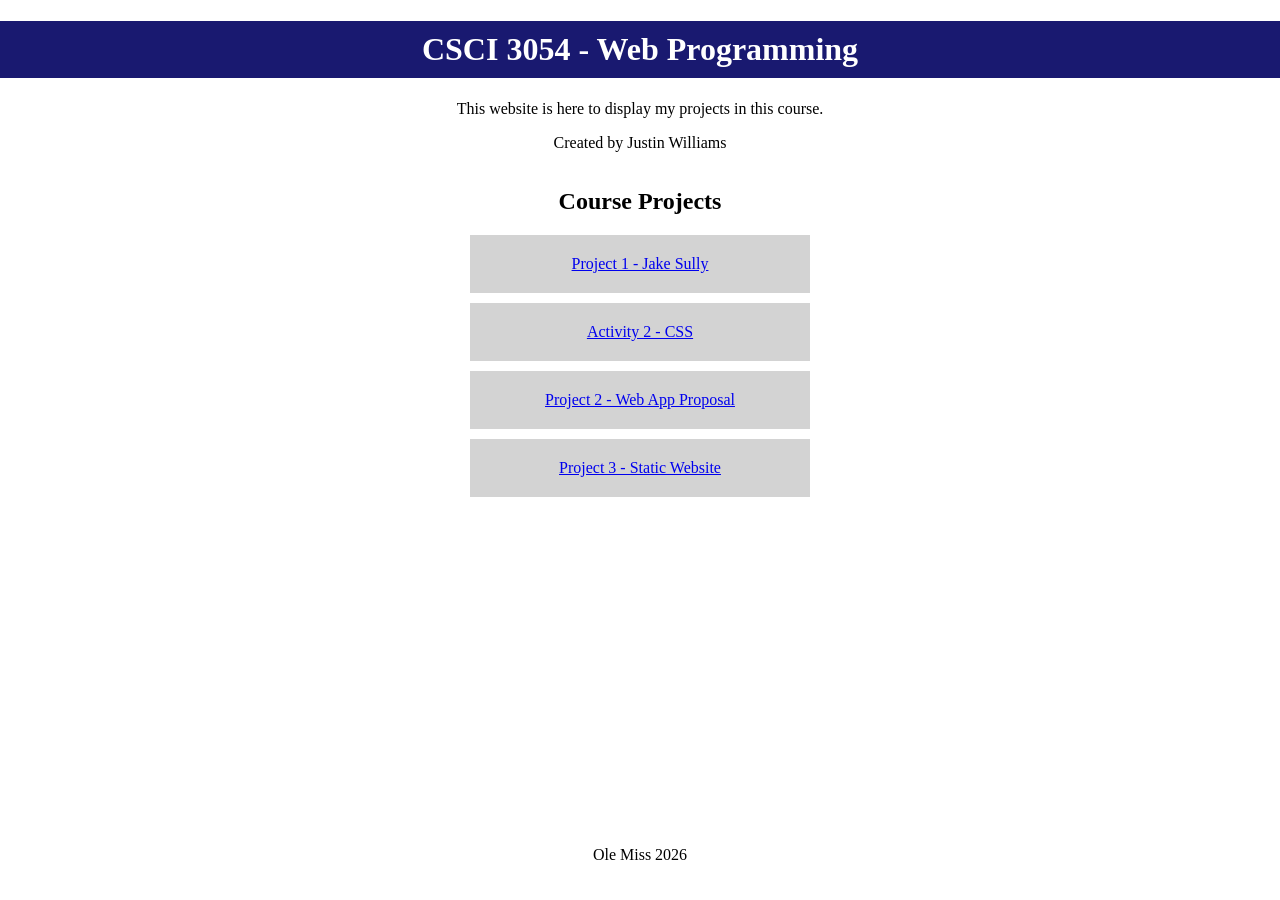
<file: index.html>
<!DOCTYPE html>
<html lang="en">
<head>
    <meta charset="UTF-8">
    <meta name="Justin Williams" content="project website for CSCI 3054">
    <title>CSCI 3054</title>
    <link rel="stylesheet" href="style.css">
</head>
<body>

    <header>
        <h1>CSCI 3054 - Web Programming</h1>
        <p>This website is here to display my projects in this course.</p>
        <p>Created by Justin Williams</p>
    </header>

    <main>
        <div class="projects-container">
            <h2>Course Projects</h2>
            <a href="1/index.html">Project 1 - Jake Sully</a>
            <a href="2/index.html">Activity 2 - CSS</a>
            <a href="3/index.html">Project 2 - Web App Proposal</a>
            <a href="4/index.html">Project 3 - Static Website</a>
        </div>
    </main>

    <footer>
        <p>Ole Miss 2026</p>
    </footer>

</body>
</html>
</file>
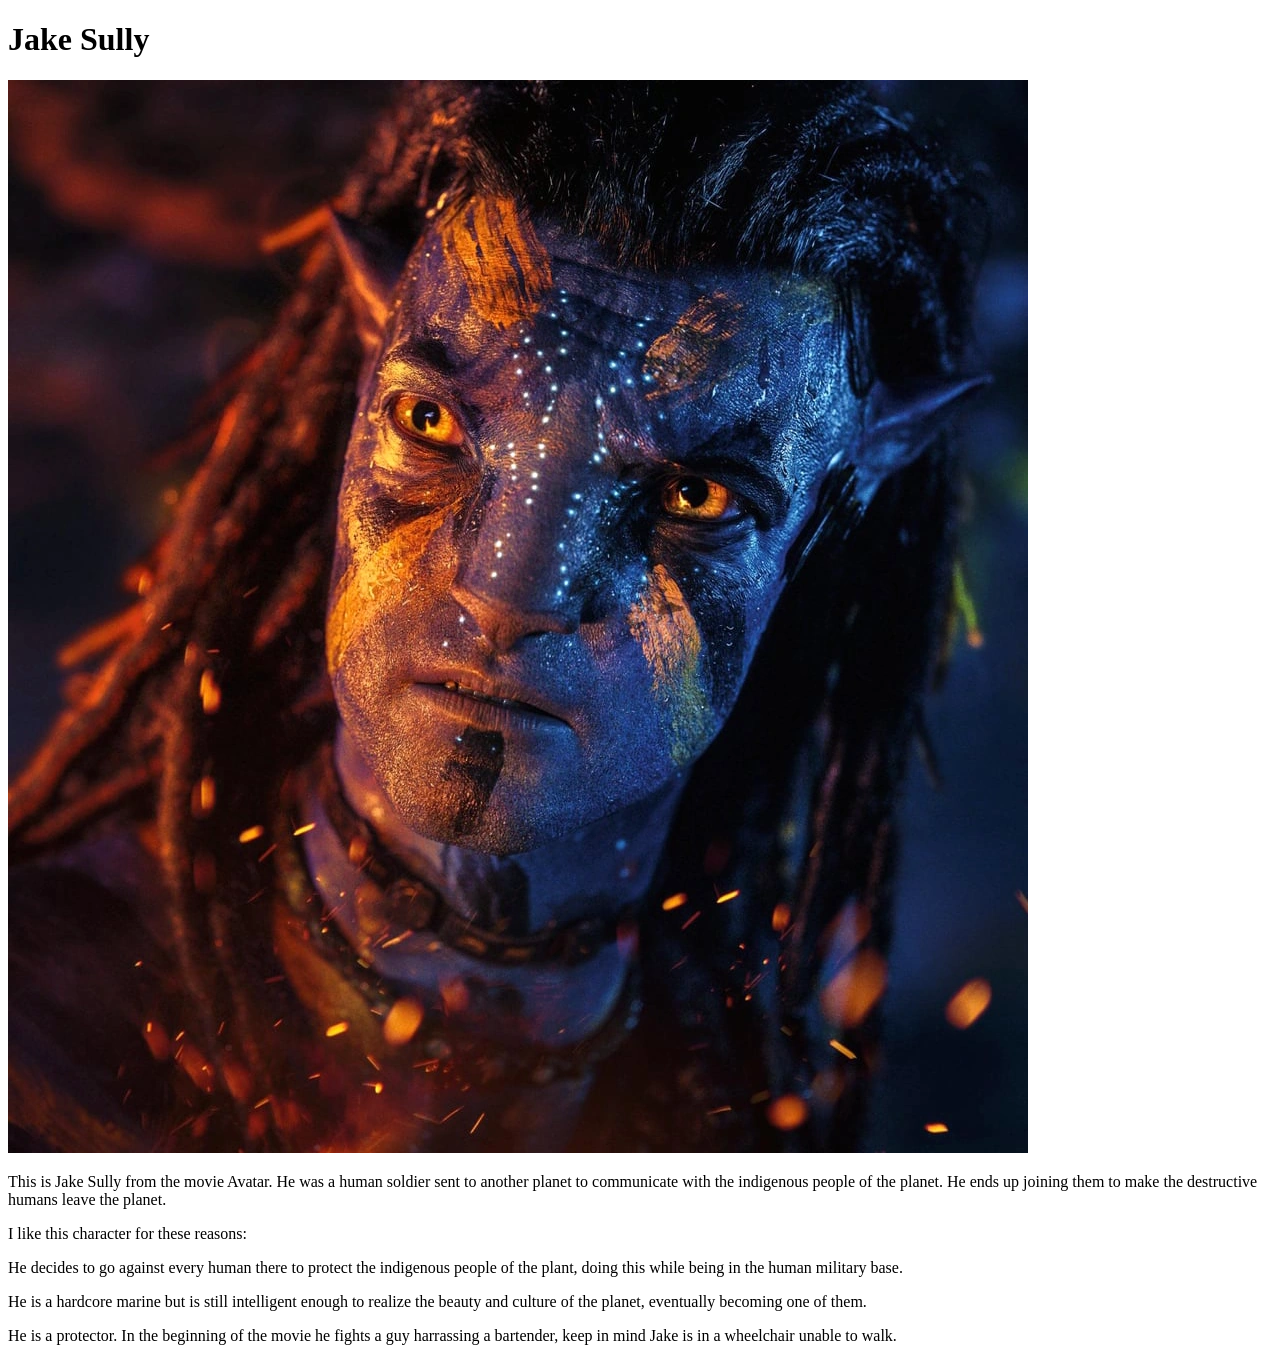
<file: 1/index.html>
<!DOCTYPE html>
<html lang="en">
<head>
    <meta charset="UTF-8">
    <meta name="Author" content="Justin Williams">
    <title>Jake Sully</title>
</head>

<!-- create a simple web page that describes a fictional character that you admire/like.
This can be any character from a movie, television series, book, comic, song, or story -->
<body>
    
    <header>
        <h1>Jake Sully</h1>
    </header>

    <main>
        <img src="img/jake_sully.png" alt="Jake Sully from the movie Avatar, a tall blue alien ready for war">
        <p>This is Jake Sully from the movie Avatar. He was a human soldier sent to another planet to communicate with
            the indigenous people of the planet. He ends up joining them to make the destructive humans leave the planet.
        </p>
        <p>I like this character for these reasons:</p>
        <p>He decides to go against every human there to protect the indigenous people of the plant, doing this while being
            in the human military base.
        </p>
        <p>He is a hardcore marine but is still intelligent enough to realize the beauty and culture of the planet, eventually
            becoming one of them.
        </p>
        <p>He is a protector. In the beginning of the movie he fights a guy harrassing a bartender, keep in mind Jake is in a
            wheelchair unable to walk.
        </p>
    </main>

    <footer>

    </footer>

</body>
</html>
</file>
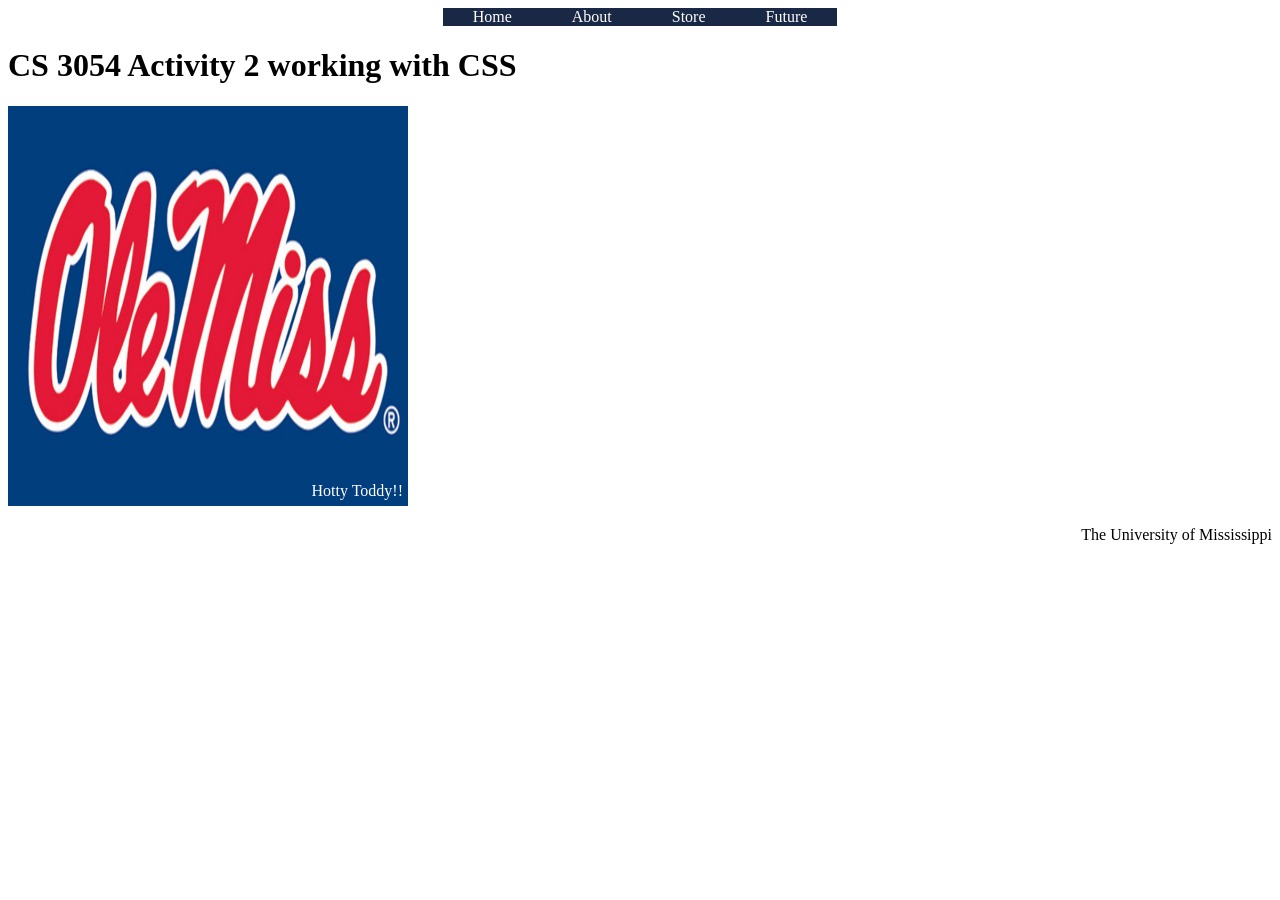
<file: 2/index.html>
<!DOCTYPE html>
<html lang="en">
<head>
    <meta charset="UTF-8">
    <meta name="author" content="--- YOUR NAME HERE ---">
    <meta name="activity 2" content="html to adjust using css">
    <title>Activity 2</title>
    <!-- Your CSS file goes here -->
    <link rel="stylesheet" href="style.css">
</head>
<body>
    <header>
        <nav>
            <ul>
                <li>Home</li>
                <li>About</li>
                <li>Store</li>
                <li>Future</li>
            </ul>
        </nav>
    </header>
    <h1>CS 3054 Activity 2 working with CSS</h1>
    <div class="image-container">
        <img src="img/Logo.jpg"
        alt="image of an Ole Miss logo"> 
        <span>
            Hotty Toddy!!
        </span>
    </div>
    
    <footer>
        <p>The University of Mississippi </p>
    </footer>
</body>
</html>
</file>
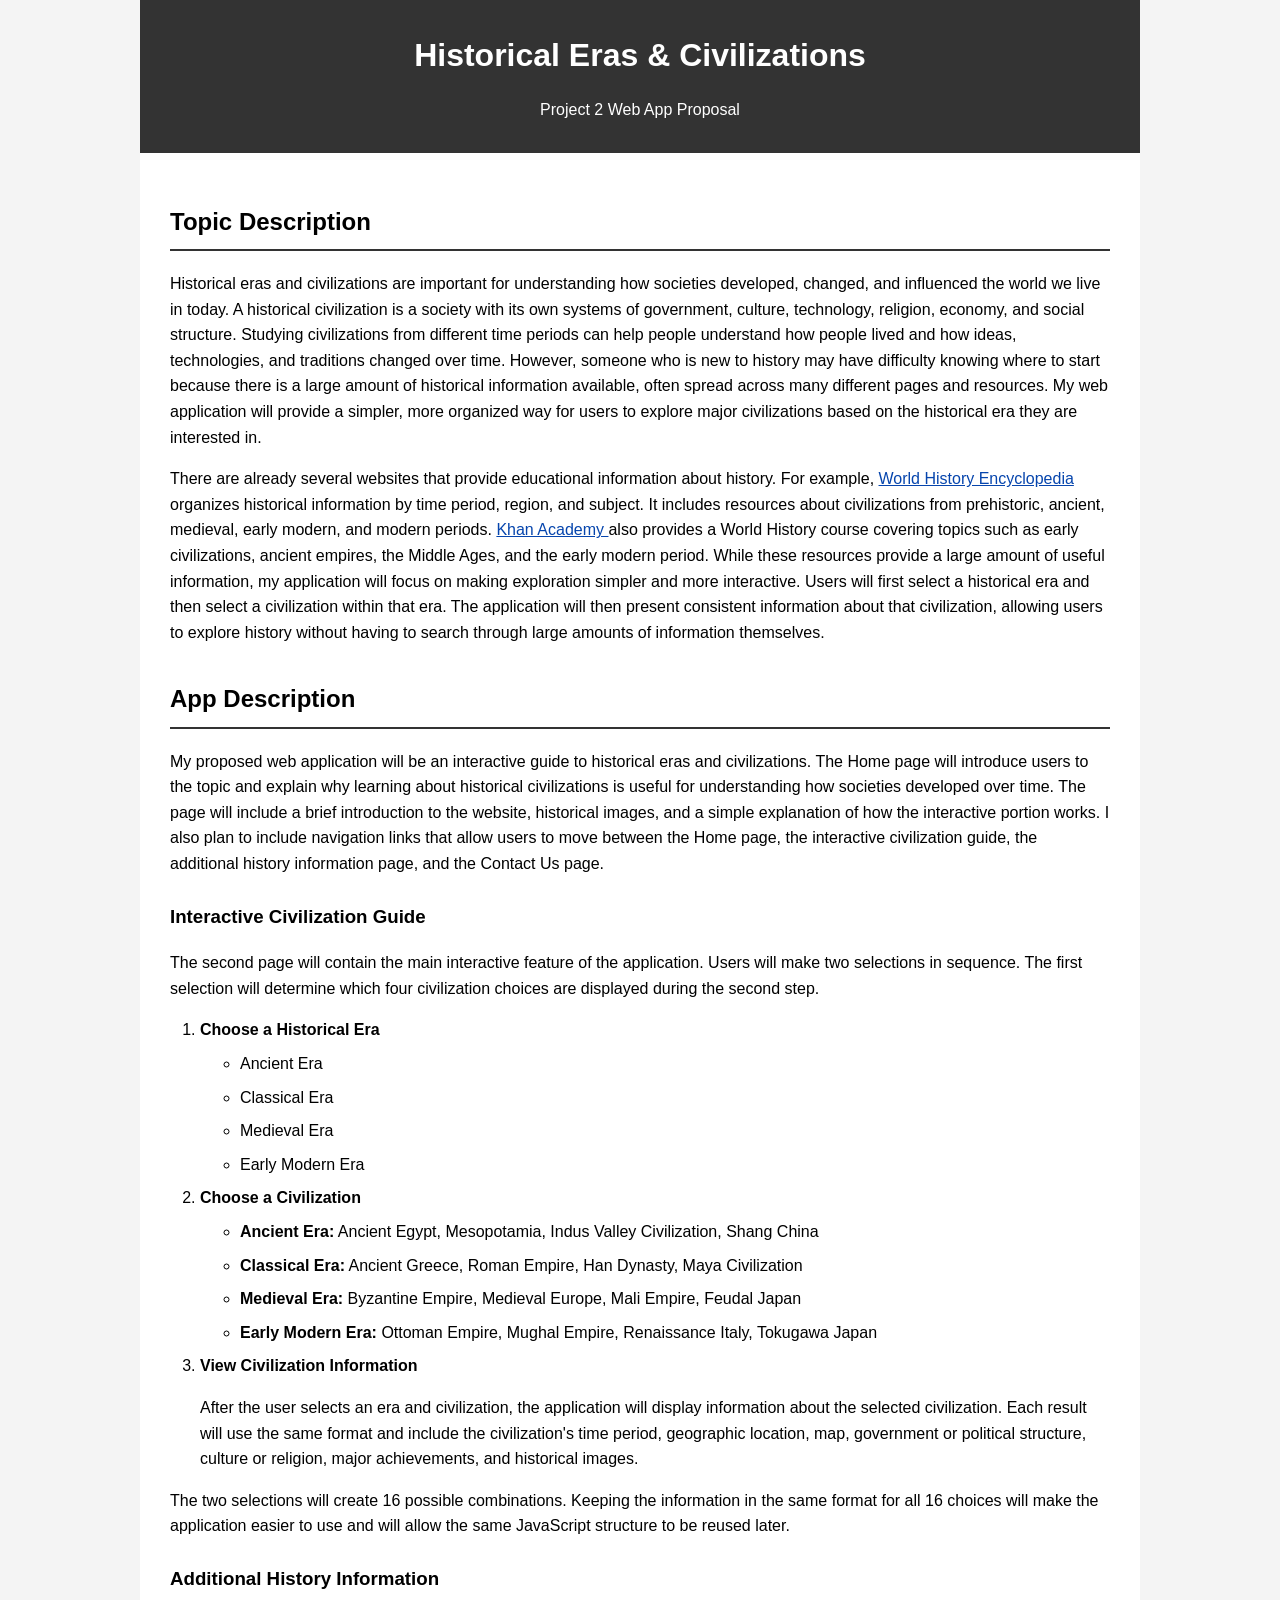
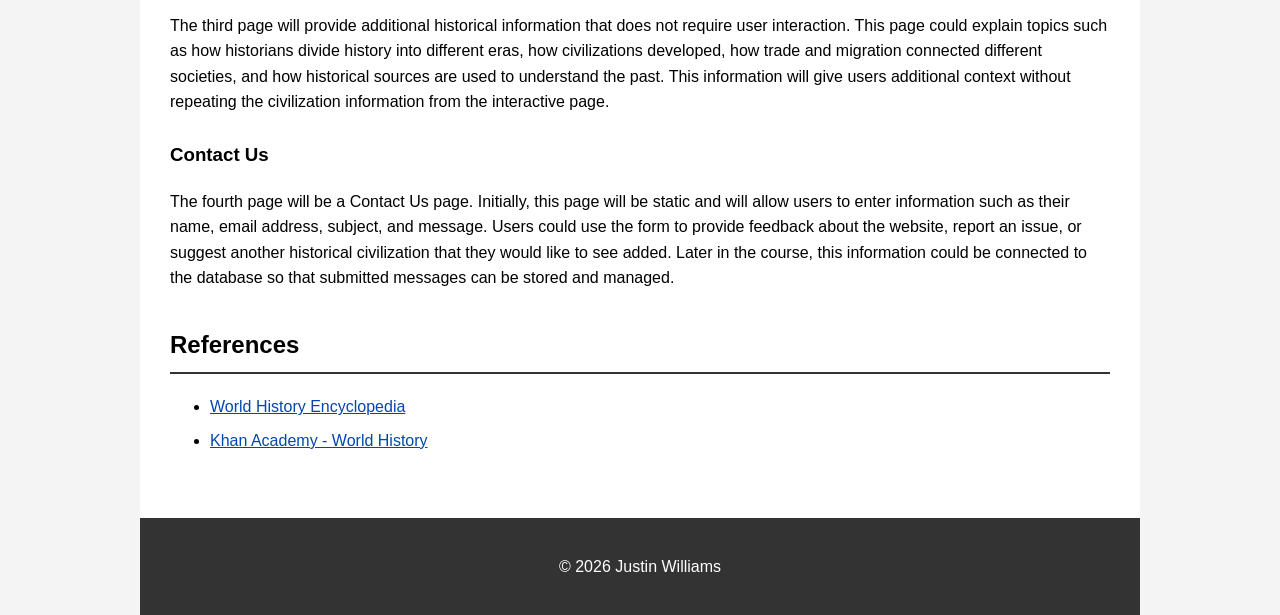
<file: 3/index.html>
<!DOCTYPE html>
<html lang="en">
<head>
    <meta charset="UTF-8">
    <meta name="author" content="Justin Williams">
    <title>Project 2</title>
    <link rel="stylesheet" href="style.css">
</head>

<body>

    <header>
        <h1>Historical Eras &amp; Civilizations</h1>
        <p>Project 2 Web App Proposal</p>
    </header>

    <main>
        <section id="topic-description">
            <h2>Topic Description</h2>
            <p>
                Historical eras and civilizations are important for understanding how
                societies developed, changed, and influenced the world we live in today.
                A historical civilization is a society with its own systems of government,
                culture, technology, religion, economy, and social structure. Studying
                civilizations from different time periods can help people understand how
                people lived and how ideas, technologies, and traditions changed over time.
                However, someone who is new to history may have difficulty knowing where
                to start because there is a large amount of historical information available,
                often spread across many different pages and resources. My web application
                will provide a simpler, more organized way for users to explore major
                civilizations based on the historical era they are interested in.
            </p>
            <p>
                There are already several websites that provide educational information
                about history. For example,
                <a href="https://www.worldhistory.org/index/" target="_blank">
                    World History Encyclopedia
                </a>
                organizes historical information by time period, region, and subject.
                It includes resources about civilizations from prehistoric, ancient,
                medieval, early modern, and modern periods.
                <a href="https://www.khanacademy.org/humanities/world-history" target="_blank">
                    Khan Academy
                </a>
                also provides a World History course covering topics such as early
                civilizations, ancient empires, the Middle Ages, and the early modern
                period. While these resources provide a large amount of useful information,
                my application will focus on making exploration simpler and more
                interactive. Users will first select a historical era and then select
                a civilization within that era. The application will then present
                consistent information about that civilization, allowing users to explore
                history without having to search through large amounts of information
                themselves.
            </p>
        </section>

        <section id="app-description">
            <h2>App Description</h2>
            <p>
                My proposed web application will be an interactive guide to historical
                eras and civilizations. The Home page will introduce users to the topic
                and explain why learning about historical civilizations is useful for
                understanding how societies developed over time. The page will include
                a brief introduction to the website, historical images, and a simple
                explanation of how the interactive portion works. I also plan to include
                navigation links that allow users to move between the Home page, the
                interactive civilization guide, the additional history information page,
                and the Contact Us page.
            </p>
            <h3>Interactive Civilization Guide</h3>
            <p>
                The second page will contain the main interactive feature of the
                application. Users will make two selections in sequence. The first
                selection will determine which four civilization choices are displayed
                during the second step.
            </p>
            <ol>
                <li>
                    <strong>Choose a Historical Era</strong>
                    <ul>
                        <li>Ancient Era</li>
                        <li>Classical Era</li>
                        <li>Medieval Era</li>
                        <li>Early Modern Era</li>
                    </ul>
                </li>
                <li>
                    <strong>Choose a Civilization</strong>
                    <ul>
                        <li>
                            <strong>Ancient Era:</strong>
                            Ancient Egypt, Mesopotamia, Indus Valley Civilization,
                            Shang China
                        </li>
                        <li>
                            <strong>Classical Era:</strong>
                            Ancient Greece, Roman Empire, Han Dynasty,
                            Maya Civilization
                        </li>
                        <li>
                            <strong>Medieval Era:</strong>
                            Byzantine Empire, Medieval Europe, Mali Empire,
                            Feudal Japan
                        </li>
                        <li>
                            <strong>Early Modern Era:</strong>
                            Ottoman Empire, Mughal Empire, Renaissance Italy,
                            Tokugawa Japan
                        </li>
                    </ul>
                </li>
                <li>
                    <strong>View Civilization Information</strong>
                    <p>
                        After the user selects an era and civilization, the application
                        will display information about the selected civilization. Each
                        result will use the same format and include the civilization's
                        time period, geographic location, map, government or political
                        structure, culture or religion, major achievements, and historical
                        images.
                    </p>
                </li>
            </ol>
            <p>
                The two selections will create 16 possible combinations. Keeping the
                information in the same format for all 16 choices will make the
                application easier to use and will allow the same JavaScript structure
                to be reused later.
            </p>
            <h3>Additional History Information</h3>
            <p>
                The third page will provide additional historical information that does
                not require user interaction. This page could explain topics such as how
                historians divide history into different eras, how civilizations
                developed, how trade and migration connected different societies, and
                how historical sources are used to understand the past. This information
                will give users additional context without repeating the civilization
                information from the interactive page.
            </p>
            <h3>Contact Us</h3>
            <p>
                The fourth page will be a Contact Us page. Initially, this page will be
                static and will allow users to enter information such as their name,
                email address, subject, and message. Users could use the form to provide
                feedback about the website, report an issue, or suggest another historical
                civilization that they would like to see added. Later in the course, this
                information could be connected to the database so that submitted messages
                can be stored and managed.
            </p>
        </section>

        <section id="references">
            <h2>References</h2>
            <ul>
                <li>
                    <a href="https://www.worldhistory.org/index/" target="_blank">
                        World History Encyclopedia
                    </a>
                </li>
                <li>
                    <a href="https://www.khanacademy.org/humanities/world-history" target="_blank">
                        Khan Academy - World History
                    </a>
                </li>
            </ul>
        </section>
    </main>

    <footer>
        <p>&copy; 2026 Justin Williams</p>
    </footer>

</body>
</html>
</file>
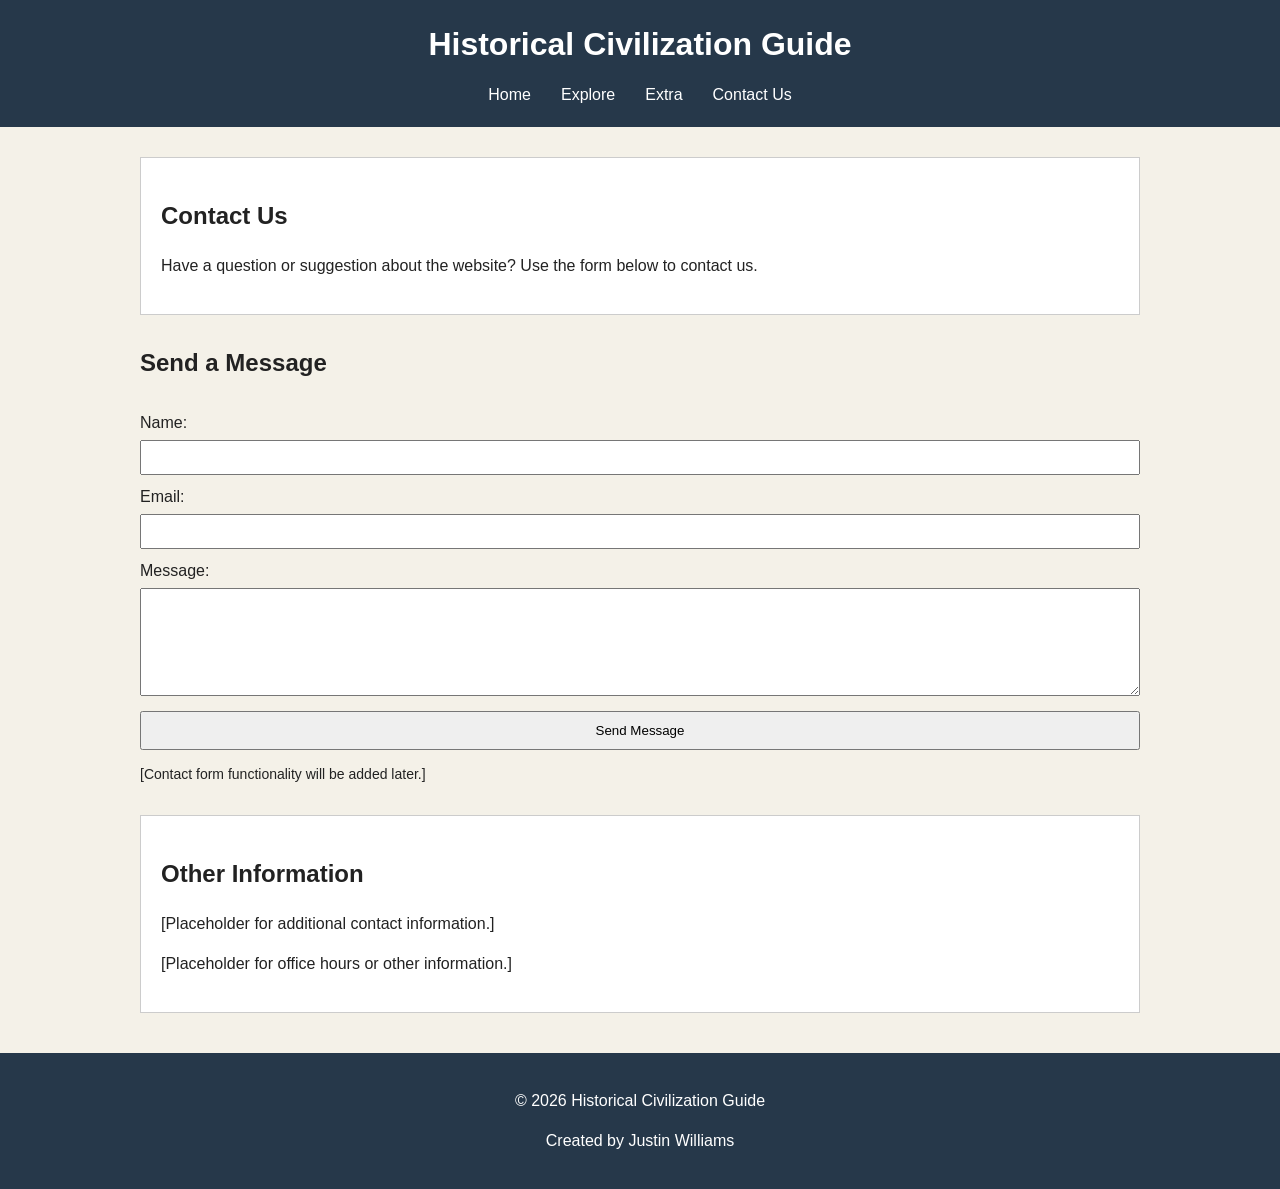
<file: 4/contact.html>
<!DOCTYPE html>
<html lang="en">

<head>
    <meta charset="UTF-8">

    <meta name="viewport" content="width=device-width, initial-scale=1.0">

    <meta name="author" content="Justin Williams">
    <meta name="description" content="Contact Us.">
    <meta name="keywords" content="history, contact, historical civilization">

    <title>Contact Us</title>

    <link rel="icon" href="img/scroll_fav.png">
    <link rel="stylesheet" href="style.css">
</head>

<body>

    <header>
        <h1>Historical Civilization Guide</h1>

        <nav aria-label="Main navigation">
            <a href="index.html">Home</a>
            <a href="explore.html">Explore</a>
            <a href="extra.html">Extra</a>
            <a href="contact.html">Contact Us</a>
        </nav>
    </header>


    <main>

        <section class="about">

            <h2>Contact Us</h2>

            <p>
                Have a question or suggestion about the website?
                Use the form below to contact us.
            </p>

        </section>


        <section class="login">

            <h2>Send a Message</h2>

            <form>

                <label for="name">Name:</label>
                <input type="text" id="name" name="name">

                <label for="email">Email:</label>
                <input type="email" id="email" name="email">

                <label for="message">Message:</label>
                <textarea id="message" name="message" rows="6"></textarea>

                <button type="button">Send Message</button>

            </form>

            <p class="login-note">
                [Contact form functionality will be added later.]
            </p>

        </section>


        <section class="about">

            <h2>Other Information</h2>

            <p>
                [Placeholder for additional contact information.]
            </p>

            <p>
                [Placeholder for office hours or other information.]
            </p>

        </section>

    </main>


    <footer>

        <p>&copy; 2026 Historical Civilization Guide</p>
        <p>Created by Justin Williams</p>

    </footer>

</body>

</html>
</file>
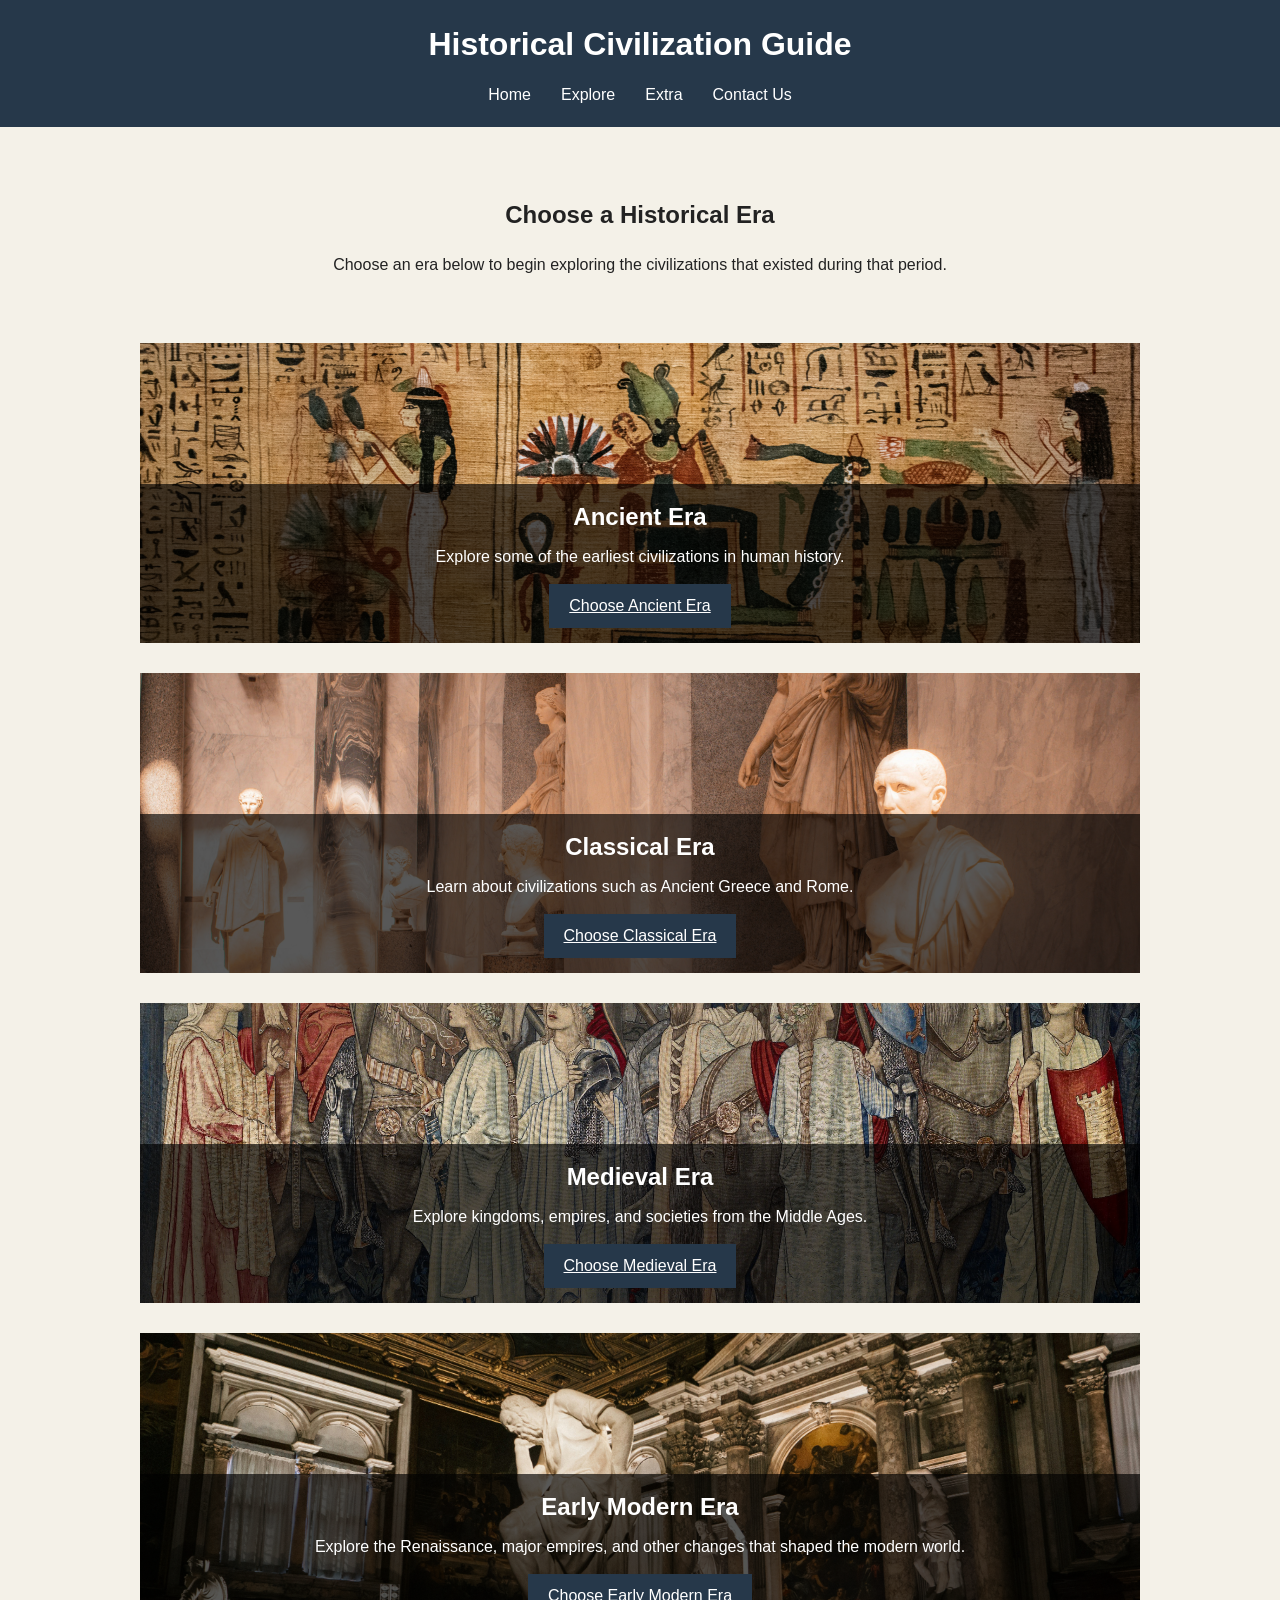
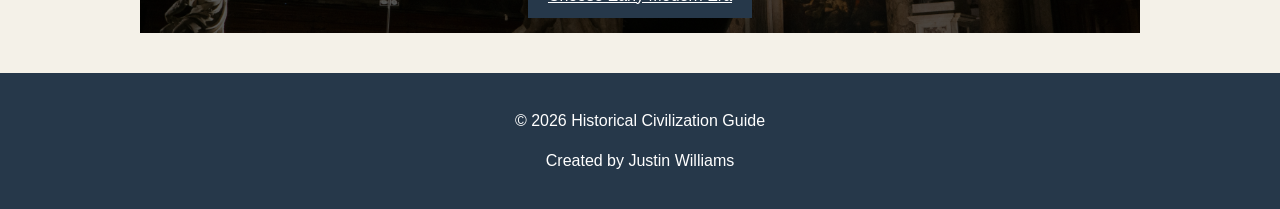
<file: 4/explore.html>
<!DOCTYPE html>
<html lang="en">

<head>
    <meta charset="UTF-8">

    <meta name="viewport" content="width=device-width, initial-scale=1.0">

    <meta name="author" content="Justin Williams">
    <meta name="description" content="Choose a historical era to explore different civilizations.">
    <meta name="keywords" content="history, historical eras, civilizations, Ancient Era, Classical Era, Medieval Era, Early Modern Era">

    <title>Explore History</title>

    <link rel="icon" href="img/scroll_fav.png">
    <link rel="stylesheet" href="style.css">
</head>

<body>

    <header>
        <h1>Historical Civilization Guide</h1>

        <nav aria-label="Main navigation">
            <a href="index.html">Home</a>
            <a href="explore.html">Explore</a>
            <a href="extra.html">Extra</a>
            <a href="contact.html">Contact Us</a>
        </nav>
    </header>


    <main>

        <section class="welcome">

            <h2>Choose a Historical Era</h2>

            <p>
                Choose an era below to begin exploring the civilizations
                that existed during that period.
            </p>

        </section>


        <section class="era-container">

            <article class="era">

                <img src="img/eras/ancient_era.jpg"
                     alt="Ancient Egyptian Artwork">

                <div class="era-content">

                    <h2>Ancient Era</h2>

                    <p>
                        Explore some of the earliest civilizations in human history.
                    </p>

                    <a class="button" href="exploreSub/ancient/ancient_base.html">Choose Ancient Era</a>

                </div>

            </article>


            <article class="era">

                <img src="img/eras/classical_era.jpg"
                     alt="Roman Sculptures Resembling a Human Head">

                <div class="era-content">

                    <h2>Classical Era</h2>

                    <p>
                        Learn about civilizations such as Ancient Greece and Rome.
                    </p>

                    <a class="button" href="#">Choose Classical Era</a>

                </div>

            </article>


            <article class="era">

                <img src="img/eras/medieval_era.jpg"
                     alt="Painting of Medieval Life">

                <div class="era-content">

                    <h2>Medieval Era</h2>

                    <p>
                        Explore kingdoms, empires, and societies from the Middle Ages.
                    </p>

                    <a class="button" href="#">Choose Medieval Era</a>

                </div>

            </article>


            <article class="era">

                <img src="img/eras/early_modern_era.jpg"
                     alt="Renaissance Italy Human Sculptures">

                <div class="era-content">

                    <h2>Early Modern Era</h2>

                    <p>
                        Explore the Renaissance, major empires, and other changes
                        that shaped the modern world.
                    </p>

                    <a class="button" href="#">Choose Early Modern Era</a>

                </div>  

            </article>

        </section>

    </main>


    <footer>

        <p>&copy; 2026 Historical Civilization Guide</p>
        <p>Created by Justin Williams</p>

    </footer>

</body>

</html>
</file>
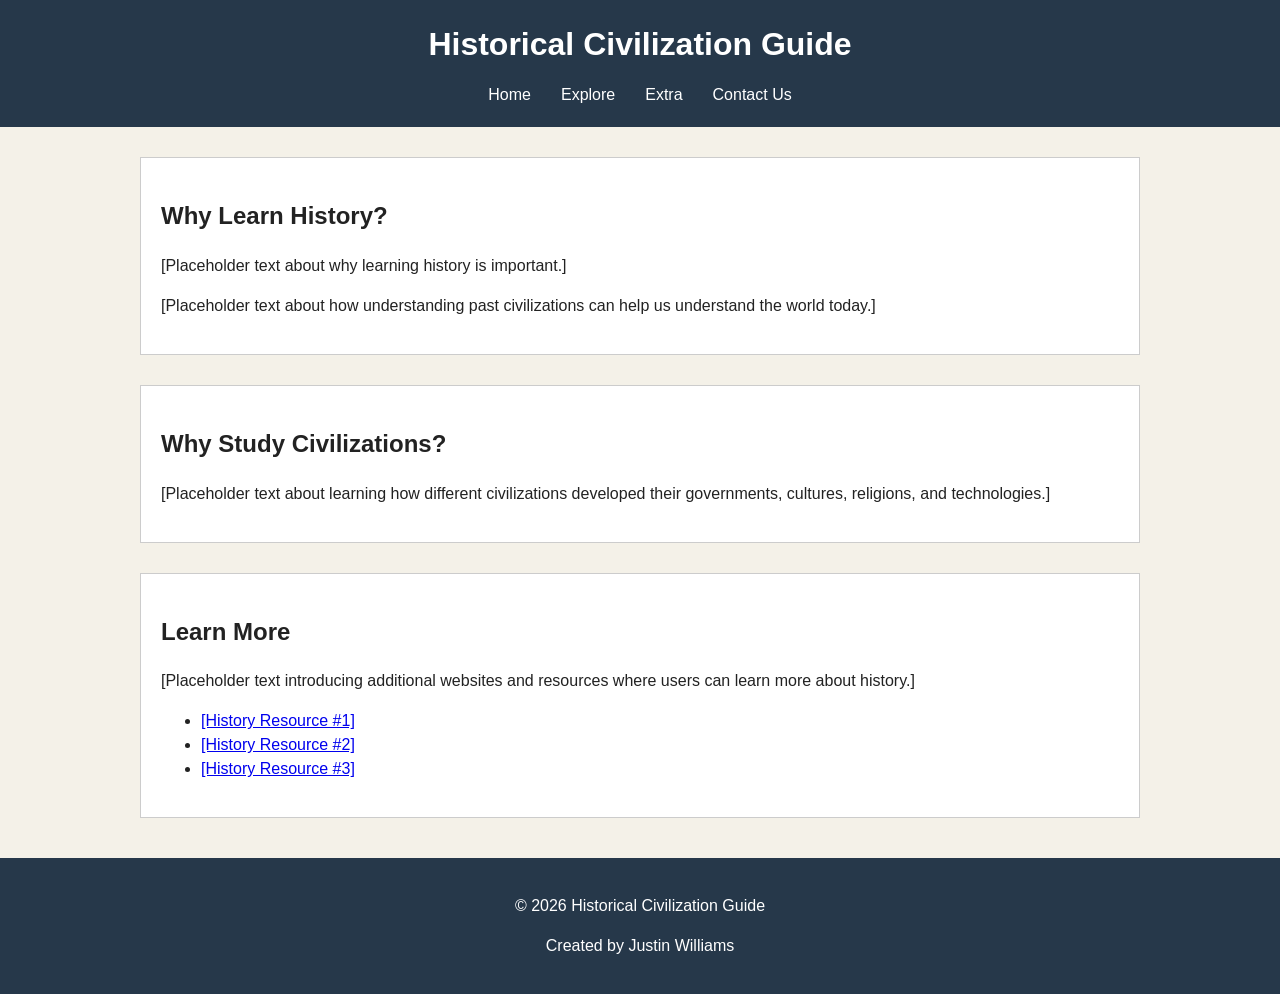
<file: 4/extra.html>
<!DOCTYPE html>
<html lang="en">

<head>
    <meta charset="UTF-8">

    <meta name="viewport" content="width=device-width, initial-scale=1.0">

    <meta name="author" content="Justin Williams">
    <meta name="description" content="Learn about the importance of studying history and find additional resources.">
    <meta name="keywords" content="history, learning history, historical resources">

    <title>Extra Information - Historical Civilization Guide</title>

    <link rel="icon" href="img/scroll_fav.png">
    <link rel="stylesheet" href="style.css">
</head>

<body>

    <header>
        <h1>Historical Civilization Guide</h1>

        <nav aria-label="Main navigation">
            <a href="index.html">Home</a>
            <a href="explore.html">Explore</a>
            <a href="extra.html">Extra</a>
            <a href="contact.html">Contact Us</a>
        </nav>
    </header>


    <main>

        <section class="about">

            <h2>Why Learn History?</h2>

            <p>
                [Placeholder text about why learning history is important.]
            </p>

            <p>
                [Placeholder text about how understanding past civilizations
                can help us understand the world today.]
            </p>

        </section>


        <section class="about">

            <h2>Why Study Civilizations?</h2>

            <p>
                [Placeholder text about learning how different civilizations
                developed their governments, cultures, religions, and technologies.]
            </p>

        </section>


        <section class="about">

            <h2>Learn More</h2>

            <p>
                [Placeholder text introducing additional websites and resources
                where users can learn more about history.]
            </p>

            <ul>
                <li>
                    <a href="#">[History Resource #1]</a>
                </li>

                <li>
                    <a href="#">[History Resource #2]</a>
                </li>

                <li>
                    <a href="#">[History Resource #3]</a>
                </li>
            </ul>

        </section>

    </main>


    <footer>

        <p>&copy; 2026 Historical Civilization Guide</p>
        <p>Created by Justin Williams</p>

    </footer>

</body>

</html>
</file>
<file: style.css>
header {
    text-align: center;
}

header h1 {
    background-color: midnightblue;
    color: white;
    padding: 10px;
}

html, body {
    height: 100%;
    margin: 0;
}

body {
    min-height: 100vh;
    display: flex;
    flex-direction: column;
}

main {
    flex: 1;
}

.projects-container {
    display: flex;
    flex-direction: column;
    align-items: center;
}

a {
    display: block;
    background-color: lightgray;
    padding: 20px;
    margin-bottom: 10px;
    width: 300px;
    text-align: center;
}

footer {
    padding: 20px;
    text-align: center;
}
</file>
<file: 2/style.css>
nav ul {
    display: flex;
    justify-content: center;
    list-style: none;
    padding: 0;
    margin: 0;
}

nav ul li {
    background-color: rgb(24,40,69);
    color: white;
    /*margin-left: 30px; worked well
    margin-right: 30px;
    margin-left: 30em; kicked two items off screen
    margin-right: 30em;
    padding-left: 30px; this no longer seperated the items but extended them
    padding-right: 30px; 
    padding-left: 30em; kicked two items off screen
    padding-right: 30em; */
    padding-left: 30px;
    padding-right: 30px;
}

footer {
    text-align: right;
}

.image-container {
    position: relative;
    width: 400px;
}

.image-container img {
    width: 400px;
    height: 400px;
}

.image-container span {
    position: absolute;
    bottom: 0;
    right: 0;
    /* Fixed alighnment and visibility */
    margin-bottom: 10px;
    margin-right: 5px;
    color: white;
}
</file>
<file: 3/style.css>
html {
    font-family: Arial, sans-serif;
    background-color: #f4f4f4;
}

body {
    max-width: 1000px;
    margin: 0 auto;
    background-color: white;
    line-height: 1.6;
}

header {
    text-align: center;
    background-color: #333;
    color: white;
    padding: 30px;
}

header h1 {
    margin: 0;
}

header p {
    margin-bottom: 0;
}

main {
    padding: 30px;
}

section {
    margin-bottom: 35px;
}

h2 {
    border-bottom: 2px solid #333;
    padding-bottom: 8px;
}

h3 {
    margin-top: 25px;
}

p {
    margin-bottom: 15px;
}

ol {
    padding-left: 30px;
}

ul {
    margin-top: 8px;
}

li {
    margin-bottom: 8px;
}

a {
    color: #0645ad;
}

a:hover {
    color: #333;
}

footer {
    text-align: center;
    padding: 20px;
    background-color: #333;
    color: white;
}
</file>
<file: 4/style.css>
* {
    box-sizing: border-box;
}

body {
    margin: 0;
    font-family: Arial, sans-serif;
    background-color: #f4f1e8;
    color: #222;
    line-height: 1.5;
}

header {
    background-color: #26384a;
    color: white;
    padding: 20px;
    text-align: center;
}

header h1 {
    margin: 0 0 15px 0;
}

nav {
    display: flex;
    flex-direction: column;
    gap: 10px;
}

nav a {
    color: white;
    text-decoration: none;
}

nav a:hover {
    text-decoration: underline;
}

main {
    width: 90%;
    max-width: 1000px;
    margin: auto;
}

section {
    margin: 30px 0;
}

.welcome {
    text-align: center;
}

.welcome img {
    width: 100%;
    max-width: 800px;
    margin-top: 15px;
}

.button {
    background-color: #26384a;
    color: white;
    padding: 10px 20px;
    border: none;
    cursor: pointer;
    font-size: 16px;
}

.button:hover {
    background-color: #3d566d;
}

.about {
    background-color: white;
    padding: 20px;
    border: 1px solid #ccc;
}

.popup {
    display: none;
    position: fixed;
    left: 0;
    top: 0;
    width: 100%;
    height: 100%;
    background-color: rgba(0, 0, 0, 0.5);
}

.popup-content {
    background-color: white;
    width: 90%;
    max-width: 400px;
    margin: 100px auto;
    padding: 25px;
    position: relative;
}

.close-button {
    position: absolute;
    right: 15px;
    top: 10px;
    border: none;
    background: none;
    font-size: 25px;
    cursor: pointer;
}

form {
    display: flex;
    flex-direction: column;
}

label {
    margin-top: 10px;
}

input {
    padding: 8px;
    margin-top: 5px;
}

form button {
    padding: 10px;
    margin-top: 15px;
    cursor: pointer;
}

.login-note {
    font-size: 14px;
}

footer {
    background-color: #26384a;
    color: white;
    text-align: center;
    padding: 20px;
    margin-top: 40px;
}

textarea {
    padding: 8px;
    margin-top: 5px;
    font-family: Arial, sans-serif;
}

.era {
    position: relative;
    text-align: center;
    color: white;
    overflow: hidden;
}

.era-container {
    display: grid;
    grid-template-columns: 1fr;
    gap: 30px;
}

.era img {
    width: 100%;
    height: 300px;
    object-fit: cover;
    display: block;
}

.era-content {
    position: absolute;
    bottom: 0;
    left: 0;
    right: 0;
    background-color: rgba(0, 0, 0, 0.65);
    padding: 15px;
}

.era-content h2 {
    margin: 0 0 10px 0;
}

.era-content p {
    margin: 0 0 15px 0;
}

.era-content .button {
    display: inline-block;
}

@media (min-width: 600px) {

    nav {
        flex-direction: row;
        justify-content: center;
        gap: 30px;
    }

}

@media (min-width: 900px) {

    .welcome {
        padding: 20px 80px;
    }

}
</file>
